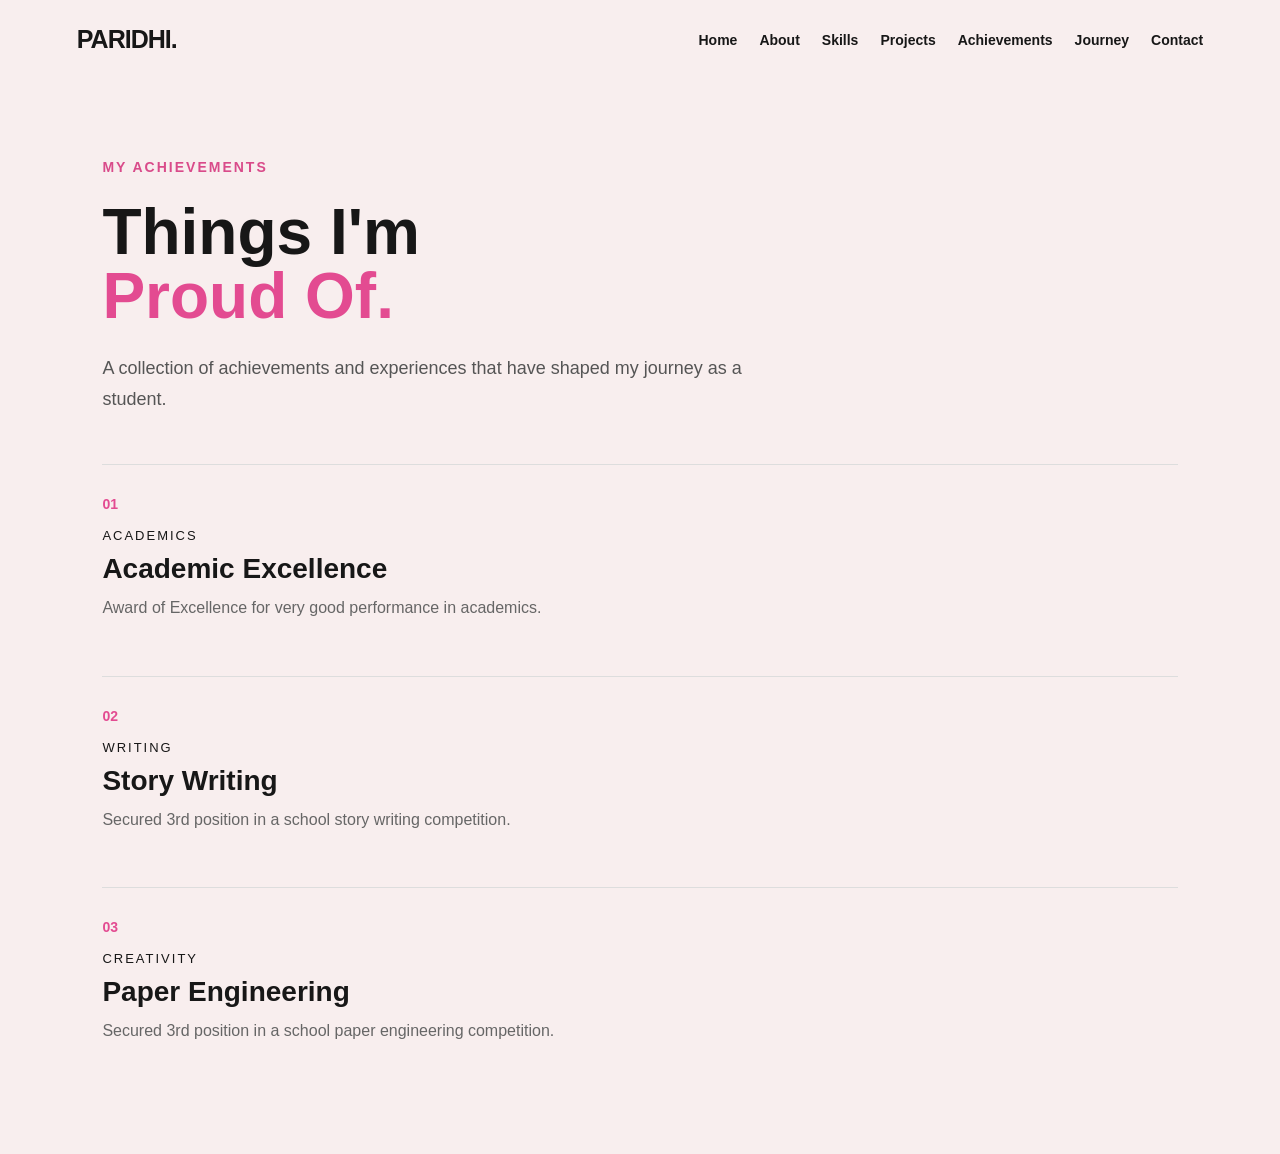
<file: achievements.html>
<!DOCTYPE html>
<html lang="en">
<head>
    <meta charset="UTF-8">
    <meta name="viewport" content="width=device-width, initial-scale=1.0">
    <title>Achievements | Paridhi</title>
    <link rel="stylesheet" href="style.css">
    <style>
.page {
    padding: 80px 8%;
}

.eyebrow {
    color: #d94b8a;
    letter-spacing: 2px;
    font-weight: 600;
}

.page h1 {
    font-size: 64px;
    line-height: 1;
    margin: 25px 0;
}

.page h1 span {
    color: #e34b91;
}

.intro {
    max-width: 650px;
    font-size: 18px;
    line-height: 1.7;
    color: #555;
    margin-bottom: 50px;
}

.achievement-card {
    border-top: 1px solid #ddd;
    padding: 30px 0;
}

.number {
    color: #e34b91;
    font-weight: bold;
}

.category {
    letter-spacing: 2px;
    font-size: 13px;
}

.achievement-card h2 {
    font-size: 28px;
    margin: 10px 0;
}

.achievement-card p:last-child {
    color: #666;
    line-height: 1.6;
}
</style>
</head>

<body>

<header>
    <nav>
        <div class="logo">PARIDHI.</div>

        <div class="nav-links">
            <a href="index.html">Home</a>
            <a href="about.html">About</a>
            <a href="skills.html">Skills</a>
            <a href="projects.html">Projects</a>
            <a href="achievements.html">Achievements</a>
            <a href="journey.html">Journey</a>
            <a href="contact.html">Contact</a>
        </div>
    </nav>
</header>

<main class="page">

    <p class="eyebrow">MY ACHIEVEMENTS</p>

    <h1>Things I'm<br><span>Proud Of.</span></h1>

    <p class="intro">
        A collection of achievements and experiences
        that have shaped my journey as a student.
    </p>

    <section class="achievements">

        <div class="achievement-card">
            <span class="number">01</span>
            <p class="category">ACADEMICS</p>
            <h2>Academic Excellence</h2>
            <p>
                Award of Excellence for very good performance
                in academics.
            </p>
        </div>

        <div class="achievement-card">
            <span class="number">02</span>
            <p class="category">WRITING</p>
            <h2>Story Writing</h2>
            <p>
                Secured 3rd position in a school story writing
                competition.
            </p>
        </div>

        <div class="achievement-card">
            <span class="number">03</span>
            <p class="category">CREATIVITY</p>
            <h2>Paper Engineering</h2>
            <p>
                Secured 3rd position in a school paper
                engineering competition.
            </p>
        </div>

    </section>

</main>

</body>
</html>
</file>
<file: style.css>
* {
    margin: 0;
    padding: 0;
    box-sizing: border-box;
}

html {
    scroll-behavior: smooth;
}

body {
    font-family: Arial, sans-serif;
    background: #f8eeee;
    color: #171717;
    min-height: 100vh;
    overflow-x: hidden;
}

/* ---------- NAVIGATION ---------- */

header {
    padding: 25px 6%;
    position: relative;
    z-index: 10;
}

nav {
    display: flex;
    justify-content: space-between;
    align-items: center;
    gap: 30px;
}

.logo {
    color: #171717;
    text-decoration: none;
    font-size: 25px;
    font-weight: 900;
    letter-spacing: -1px;
}

.nav-links {
    display: flex;
    gap: 22px;
    flex-wrap: wrap;
    justify-content: flex-end;
}

.nav-links a {
    color: #171717;
    text-decoration: none;
    font-size: 14px;
    font-weight: 600;
    transition: 0.25s ease;
}

.nav-links a:hover {
    color: #e84d98;
}

/* ---------- HERO ---------- */

.hero {
    min-height: 78vh;
    padding: 80px 9% 100px;
    display: flex;
    flex-direction: column;
    justify-content: center;
    position: relative;
}

/* Decorative shapes */

.hero::before {
    content: "✦";
    position: absolute;
    top: 12%;
    right: 10%;
    font-size: 80px;
    color: #e84d98;
    transform: rotate(15deg);
    opacity: 0.8;
}

.hero::after {
    content: "〰";
    position: absolute;
    bottom: 12%;
    right: 14%;
    font-size: 80px;
    color: #171717;
    transform: rotate(-10deg);
}

/* Small introduction */

.eyebrow {
    color: #d94c8d;
    font-size: 13px;
    font-weight: 800;
    letter-spacing: 2px;
    margin-bottom: 25px;
}

/* Main heading */

.hero h1 {
    max-width: 1000px;
    font-size: clamp(60px, 11vw, 130px);
    line-height: 0.9;
    letter-spacing: -6px;
    margin-bottom: 35px;
}

.hero h1 span {
    color: #e84d98;
}

/* Description */

.hero-text {
    max-width: 650px;
    font-size: 18px;
    line-height: 1.7;
    color: #555;
    margin-bottom: 35px;
}

/* ---------- BUTTONS ---------- */

.hero-buttons {
    display: flex;
    gap: 15px;
    flex-wrap: wrap;
}

.button {
    display: inline-block;
    padding: 15px 25px;
    border-radius: 50px;
    background: #e84d98;
    color: white;
    text-decoration: none;
    font-weight: 700;
    border: 2px solid #e84d98;
    transition: 0.3s ease;
}

.button:hover {
    transform: translateY(-5px) rotate(-1deg);
    box-shadow: 6px 6px 0 #171717;
}

.button.secondary {
    background: transparent;
    color: #171717;
    border-color: #171717;
}

.button.secondary:hover {
    background: #171717;
    color: white;
    box-shadow: 6px 6px 0 #e84d98;
}

/* ---------- FOOTER ---------- */

footer {
    text-align: center;
    padding: 30px;
    font-size: 13px;
    color: #777;
}

/* ---------- MOBILE ---------- */

@media (max-width: 800px) {

    header {
        padding: 20px 6%;
    }

    nav {
        align-items: flex-start;
        flex-direction: column;
    }

    .nav-links {
        gap: 12px;
    }

    .nav-links a {
        font-size: 12px;
    }

    .hero {
        padding: 70px 7%;
    }

    .hero h1 {
        font-size: clamp(55px, 16vw, 90px);
        letter-spacing: -4px;
    }

    .hero-text {
        font-size: 16px;
    }

    .hero::before {
        top: 20%;
        right: 5%;
        font-size: 50px;
    }

    .hero::after {
        display: none;
    }
}
/* ---------- FEATURED PROJECTS ---------- */

.featured-projects {
    padding: 100px 9%;
    background: #fffafa;
}

.section-heading {
    max-width: 700px;
    margin-bottom: 50px;
}

.section-heading h2 {
    font-size: clamp(45px, 7vw, 80px);
    line-height: 1;
    letter-spacing: -3px;
    margin: 10px 0 20px;
}

.section-heading h2 span {
    color: #e84d98;
}

.section-heading > p:last-child {
    color: #666;
    line-height: 1.7;
    font-size: 17px;
}

.project-grid {
    display: grid;
    grid-template-columns: repeat(3, 1fr);
    gap: 25px;
}

.project-card {
    border: 2px solid #171717;
    padding: 30px;
    min-height: 330px;
    display: flex;
    flex-direction: column;
    transition: 0.3s ease;
    background: #f8eeee;
}

.project-card:hover {
    transform: translateY(-8px);
    box-shadow: 8px 8px 0 #e84d98;
}

.project-number {
    color: #e84d98;
    font-weight: 800;
    margin-bottom: 50px;
}

.project-card h3 {
    font-size: 27px;
    margin-bottom: 15px;
}

.project-card p {
    color: #666;
    line-height: 1.6;
    margin-bottom: 20px;
}

.project-tags {
    display: flex;
    flex-wrap: wrap;
    gap: 8px;
    margin-top: auto;
    margin-bottom: 20px;
}

.project-tags span {
    padding: 6px 12px;
    border-radius: 20px;
    background: #e84d98;
    color: white;
    font-size: 12px;
    font-weight: 700;
}

.project-card a {
    color: #171717;
    font-weight: 800;
    text-decoration: none;
}

.project-card a:hover {
    color: #e84d98;
}

/* Mobile projects */

@media (max-width: 900px) {
    .project-grid {
        grid-template-columns: 1fr;
    }

    .featured-projects {
        padding: 70px 7%;
    }
}
/* ---------- PROJECTS PAGE ---------- */

.page-hero {
    padding: 90px 9% 70px;
    position: relative;
}

.page-hero h1 {
    font-size: clamp(65px, 10vw, 120px);
    line-height: 0.9;
    letter-spacing: -5px;
    margin: 20px 0 30px;
}

.page-hero h1 span {
    color: #e84d98;
}

.page-hero > p:last-child {
    max-width: 650px;
    color: #666;
    font-size: 18px;
    line-height: 1.7;
}

.all-projects {
    padding: 20px 9% 100px;
    display: flex;
    flex-direction: column;
    gap: 30px;
}

.big-project-card {
    background: #fffafa;
    border: 2px solid #171717;
    padding: 40px;
    display: grid;
    grid-template-columns: 100px 1fr;
    gap: 30px;
    transition: 0.3s ease;
}

.big-project-card:hover {
    transform: translateX(8px);
    box-shadow: 8px 8px 0 #e84d98;
}

.big-project-card .project-number {
    font-size: 25px;
    color: #e84d98;
    font-weight: 900;
}

.project-type {
    color: #d94c8d;
    font-size: 12px;
    font-weight: 800;
    letter-spacing: 2px;
    margin-bottom: 12px;
}

.big-project-card h2 {
    font-size: clamp(35px, 5vw, 60px);
    letter-spacing: -2px;
    margin-bottom: 15px;
}

.big-project-card > div:last-child > p:not(.project-type) {
    max-width: 700px;
    color: #666;
    line-height: 1.7;
    margin-bottom: 20px;
}

.project-links {
    display: flex;
    gap: 25px;
    margin-top: 25px;
}

.project-links a {
    color: #171717;
    font-weight: 800;
    text-decoration: none;
}

.project-links a:hover {
    color: #e84d98;
}

/* ---------- PROJECTS MOBILE ---------- */

@media (max-width: 700px) {

    .page-hero {
        padding: 60px 7% 50px;
    }

    .page-hero h1 {
        font-size: 65px;
        letter-spacing: -4px;
    }

    .all-projects {
        padding: 10px 7% 70px;
    }

    .big-project-card {
        grid-template-columns: 1fr;
        padding: 25px;
        gap: 10px;
    }

    .big-project-card .project-number {
        margin-bottom: 20px;
    }

    .project-links {
        flex-direction: column;
        gap: 12px;
    }
}
/* ---------- ABOUT PAGE ---------- */

.about-content {
    padding: 70px 9% 100px;
    display: grid;
    grid-template-columns: 0.8fr 1.2fr;
    gap: 80px;
    background: #fffafa;
}

.about-label {
    color: #e84d98;
    font-size: 12px;
    font-weight: 800;
    letter-spacing: 2px;
    margin-bottom: 20px;
}

.about-intro h2 {
    font-size: clamp(45px, 6vw, 75px);
    line-height: 0.95;
    letter-spacing: -3px;
}

.about-text {
    max-width: 650px;
}

.about-text p {
    color: #555;
    font-size: 18px;
    line-height: 1.8;
    margin-bottom: 25px;
}

.about-values {
    padding: 90px 9%;
    display: grid;
    grid-template-columns: repeat(3, 1fr);
    gap: 25px;
}

.value-card {
    border: 2px solid #171717;
    padding: 35px;
    background: #f8eeee;
    transition: 0.3s ease;
}

.value-card:hover {
    transform: translateY(-8px);
    box-shadow: 8px 8px 0 #e84d98;
}

.value-card span {
    color: #e84d98;
    font-weight: 900;
    font-size: 14px;
}

.value-card h3 {
    font-size: 30px;
    margin: 45px 0 15px;
}

.value-card p {
    color: #666;
    line-height: 1.6;
}

/* ---------- ABOUT MOBILE ---------- */

@media (max-width: 800px) {

    .about-content {
        grid-template-columns: 1fr;
        gap: 40px;
        padding: 60px 7%;
    }

    .about-values {
        grid-template-columns: 1fr;
        padding: 60px 7%;
    }

    .about-text p {
        font-size: 16px;
    }
}
/* ---------- SKILLS PAGE ---------- */

.skills-section {
    padding: 50px 9% 100px;
    background: #fffafa;
}

.skill-category {
    padding: 55px 0;
    border-top: 2px solid #171717;
}

.skill-label {
    color: #e84d98;
    font-size: 12px;
    font-weight: 800;
    letter-spacing: 2px;
    margin-bottom: 20px;
}

.skill-category h2 {
    font-size: clamp(35px, 5vw, 60px);
    letter-spacing: -2px;
    margin-bottom: 35px;
}

.skill-list {
    display: grid;
    grid-template-columns: repeat(2, 1fr);
    gap: 15px;
}

.skill-item {
    padding: 22px 25px;
    border: 2px solid #171717;
    display: flex;
    justify-content: space-between;
    align-items: center;
    background: #f8eeee;
    transition: 0.3s ease;
}

.skill-item:hover {
    transform: translateX(8px);
    box-shadow: 6px 6px 0 #e84d98;
}

.skill-item span {
    font-size: 18px;
    font-weight: 700;
}

.skill-item small {
    color: #e84d98;
    font-weight: 700;
    font-size: 12px;
    text-transform: uppercase;
}

/* ---------- SKILLS MOBILE ---------- */

@media (max-width: 700px) {

    .skills-section {
        padding: 30px 7% 70px;
    }

    .skill-list {
        grid-template-columns: 1fr;
    }

    .skill-item {
        padding: 18px;
    }
}
/* Achievements Page */

.page {
    padding: 90px 8%;
}

.eyebrow {
    color: #d94b8a;
    font-weight: 600;
    letter-spacing: 2px;
    font-size: 14px;
}

.page h1 {
    font-size: 64px;
    line-height: 1;
    margin: 25px 0;
}

.page h1 span {
    color: #e34b91;
}

.intro {
    max-width: 650px;
    font-size: 18px;
    line-height: 1.7;
    color: #555;
    margin-bottom: 60px;
}

.achievements {
    display: grid;
    gap: 25px;
}

.achievement-card {
    border-top: 1px solid #ddd;
    padding: 30px 0;
}

.number {
    color: #e34b91;
    font-size: 14px;
    font-weight: 600;
}

.category {
    font-size: 13px;
    letter-spacing: 1.5px;
    margin-top: 15px;
}

.achievement-card h2 {
    font-size: 28px;
    margin: 10px 0;
}

.achievement-card p:last-child {
    color: #666;
    font-size: 16px;
    line-height: 1.6;
}
</file>
